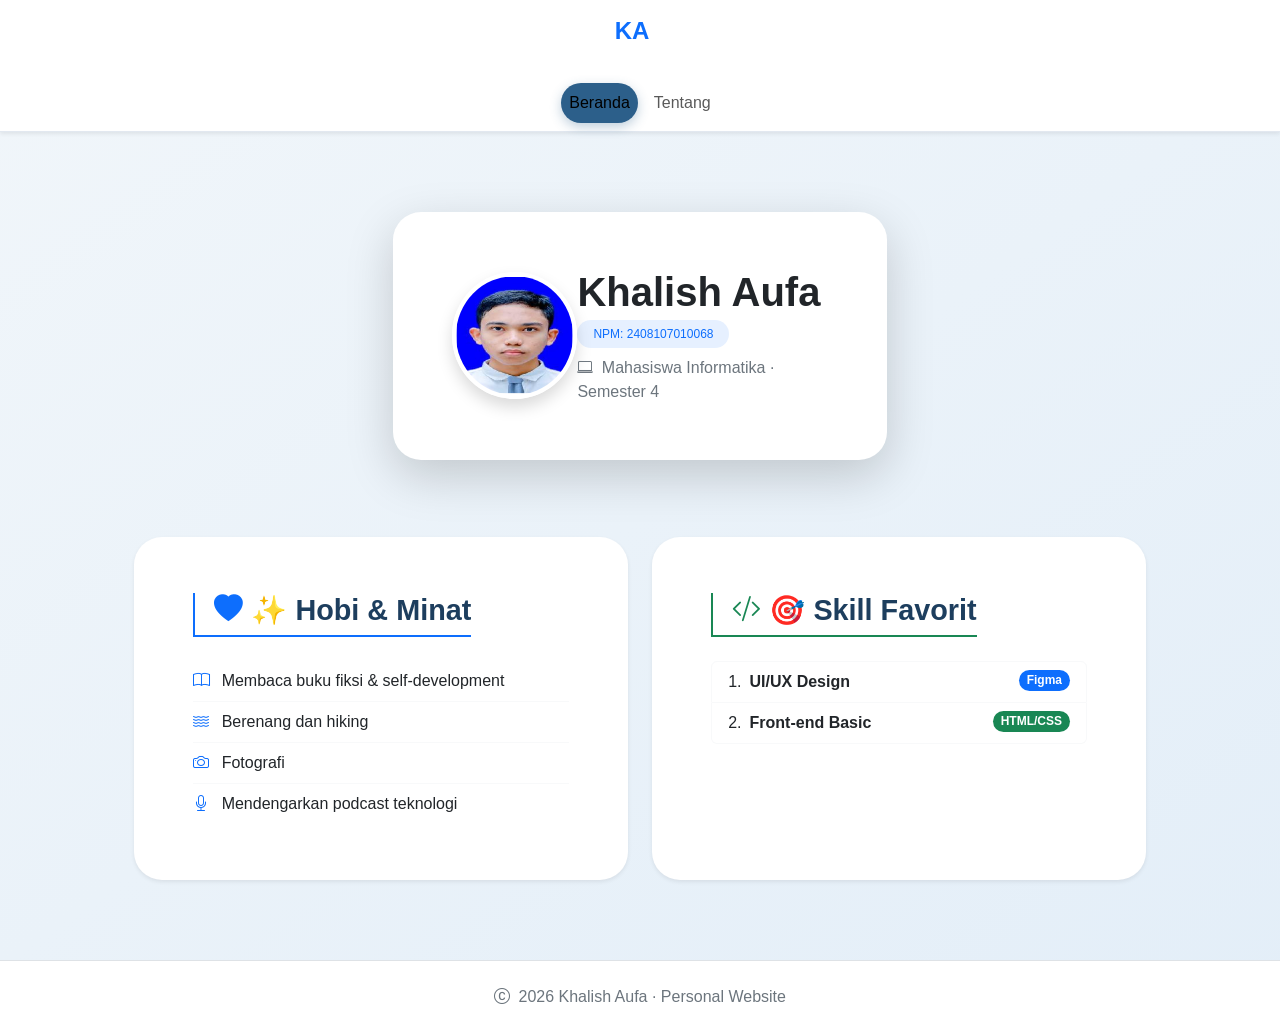
<file: index.html>
<!DOCTYPE html>
<html lang="id">
<head>
    <meta charset="UTF-8">
    <meta name="viewport" content="width=device-width, initial-scale=1.0">
    <title>Khalish Aufa · Beranda</title>
    <!-- Bootstrap CSS -->
    <link href="https://cdn.jsdelivr.net/npm/bootstrap@5.3.0-alpha3/dist/css/bootstrap.min.css" rel="stylesheet">
    <!-- Bootstrap Icons -->
    <link rel="stylesheet" href="https://cdn.jsdelivr.net/npm/bootstrap-icons@1.11.3/font/bootstrap-icons.min.css">
    <!-- Custom CSS -->
    <link rel="stylesheet" href="style.css">
</head>
<body class="bg-light">

    <!-- Navigasi Bootstrap -->
    <nav class="navbar navbar-expand-lg bg-white shadow-sm sticky-top">
        <div class="container">
            <a class="navbar-brand fw-bold fs-4" href="index.html">
                <span class="text-primary">KA</span>
            </a>
            <button class="navbar-toggler" type="button" data-bs-toggle="collapse" data-bs-target="#navbarNav" 
                    aria-controls="navbarNav" aria-expanded="false" aria-label="Toggle navigation">
                <span class="navbar-toggler-icon"></span>
            </button>
            <div class="collapse navbar-collapse" id="navbarNav">
                <ul class="navbar-nav ms-auto">
                    <li class="nav-item">
                        <a class="nav-link active fw-medium" aria-current="page" href="index.html">Beranda</a>
                    </li>
                    <li class="nav-item">
                        <a class="nav-link" href="about.html">Tentang</a>
                    </li>
                </ul>
            </div>
        </div>
    </nav>

    <!-- Konten Utama -->
    <main class="py-5">
        <div class="container">
            <!-- Profile Section dengan Grid Bootstrap -->
            <div class="row justify-content-center mb-5">
                <div class="col-md-8 col-lg-6">
                    <div class="card border-0 shadow-lg overflow-hidden">
                        <div class="row g-0 align-items-center p-4">
                            <!-- Foto -->
                            <div class="col-sm-4 text-center text-sm-start mb-3 mb-sm-0">
                                <div class="profile-img-wrapper mx-auto mx-sm-0">
                                    <img src="fotosaya.png" alt="Foto Khalish" class="img-fluid rounded-circle border border-4 border-white shadow">
                                </div>
                            </div>
                            <!-- Info -->
                            <div class="col-sm-8 text-center text-sm-start">
                                <h1 class="display-6 fw-bold mb-1">Khalish Aufa</h1>
                                <div class="mb-2">
                                    <span class="badge bg-primary bg-opacity-10 text-primary px-3 py-2 rounded-pill fw-medium">NPM: 2408107010068</span>
                                </div>
                                <p class="text-secondary mb-0">
                                    <i class="bi bi-laptop me-1"></i> Mahasiswa Informatika · Semester 4
                                </p>
                            </div>
                        </div>
                    </div>
                </div>
            </div>

            <!-- Dua Card List Data: Grid System Bootstrap -->
            <div class="row g-4">
                <!-- Hobi & Minat -->
                <div class="col-md-6">
                    <div class="card h-100 border-0 shadow-sm hover-shadow transition">
                        <div class="card-body p-4">
                            <h2 class="card-title h4 mb-4 pb-2 border-bottom border-primary border-2 d-inline-block">
                                <i class="bi bi-heart-fill text-primary me-2"></i>✨ Hobi & Minat
                            </h2>
                            <ul class="list-group list-group-flush">
                                <li class="list-group-item ps-0 bg-transparent border-light">
                                    <i class="bi bi-book me-2 text-primary"></i> Membaca buku fiksi & self-development
                                </li>
                                <li class="list-group-item ps-0 bg-transparent border-light">
                                    <i class="bi bi-water me-2 text-primary"></i> Berenang dan hiking
                                </li>
                                <li class="list-group-item ps-0 bg-transparent border-light">
                                    <i class="bi bi-camera me-2 text-primary"></i> Fotografi
                                </li>
                                <li class="list-group-item ps-0 bg-transparent border-light">
                                    <i class="bi bi-mic me-2 text-primary"></i> Mendengarkan podcast teknologi
                                </li>
                            </ul>
                        </div>
                    </div>
                </div>

                <!-- Skill Favorit -->
                <div class="col-md-6">
                    <div class="card h-100 border-0 shadow-sm hover-shadow transition">
                        <div class="card-body p-4">
                            <h2 class="card-title h4 mb-4 pb-2 border-bottom border-success border-2 d-inline-block">
                                <i class="bi bi-code-slash text-success me-2"></i>🎯 Skill Favorit
                            </h2>
                            <ol class="list-group list-group-numbered">
                                <li class="list-group-item d-flex justify-content-between align-items-start bg-transparent border-light">
                                    <div class="ms-2 me-auto">
                                        <div class="fw-bold">UI/UX Design</div>
                                    </div>
                                    <span class="badge bg-primary rounded-pill">Figma</span>
                                </li>
                                <li class="list-group-item d-flex justify-content-between align-items-start bg-transparent border-light">
                                    <div class="ms-2 me-auto">
                                        <div class="fw-bold">Front-end Basic</div>
                                    </div>
                                    <span class="badge bg-success rounded-pill">HTML/CSS</span>
                                </li>
                            </ol>
                        </div>
                    </div>
                </div>
            </div>
        </div>
    </main>

    <!-- Footer Bootstrap -->
    <footer class="bg-white text-center py-4 mt-auto border-top">
        <div class="container">
            <p class="text-secondary mb-0">
                <i class="bi bi-c-circle me-1"></i> 2026 Khalish Aufa · Personal Website
            </p>
        </div>
    </footer>

    <!-- Bootstrap JS Bundle -->
    <script src="https://cdn.jsdelivr.net/npm/bootstrap@5.3.0-alpha3/dist/js/bootstrap.bundle.min.js"></script>
</body>
</html>
</file>
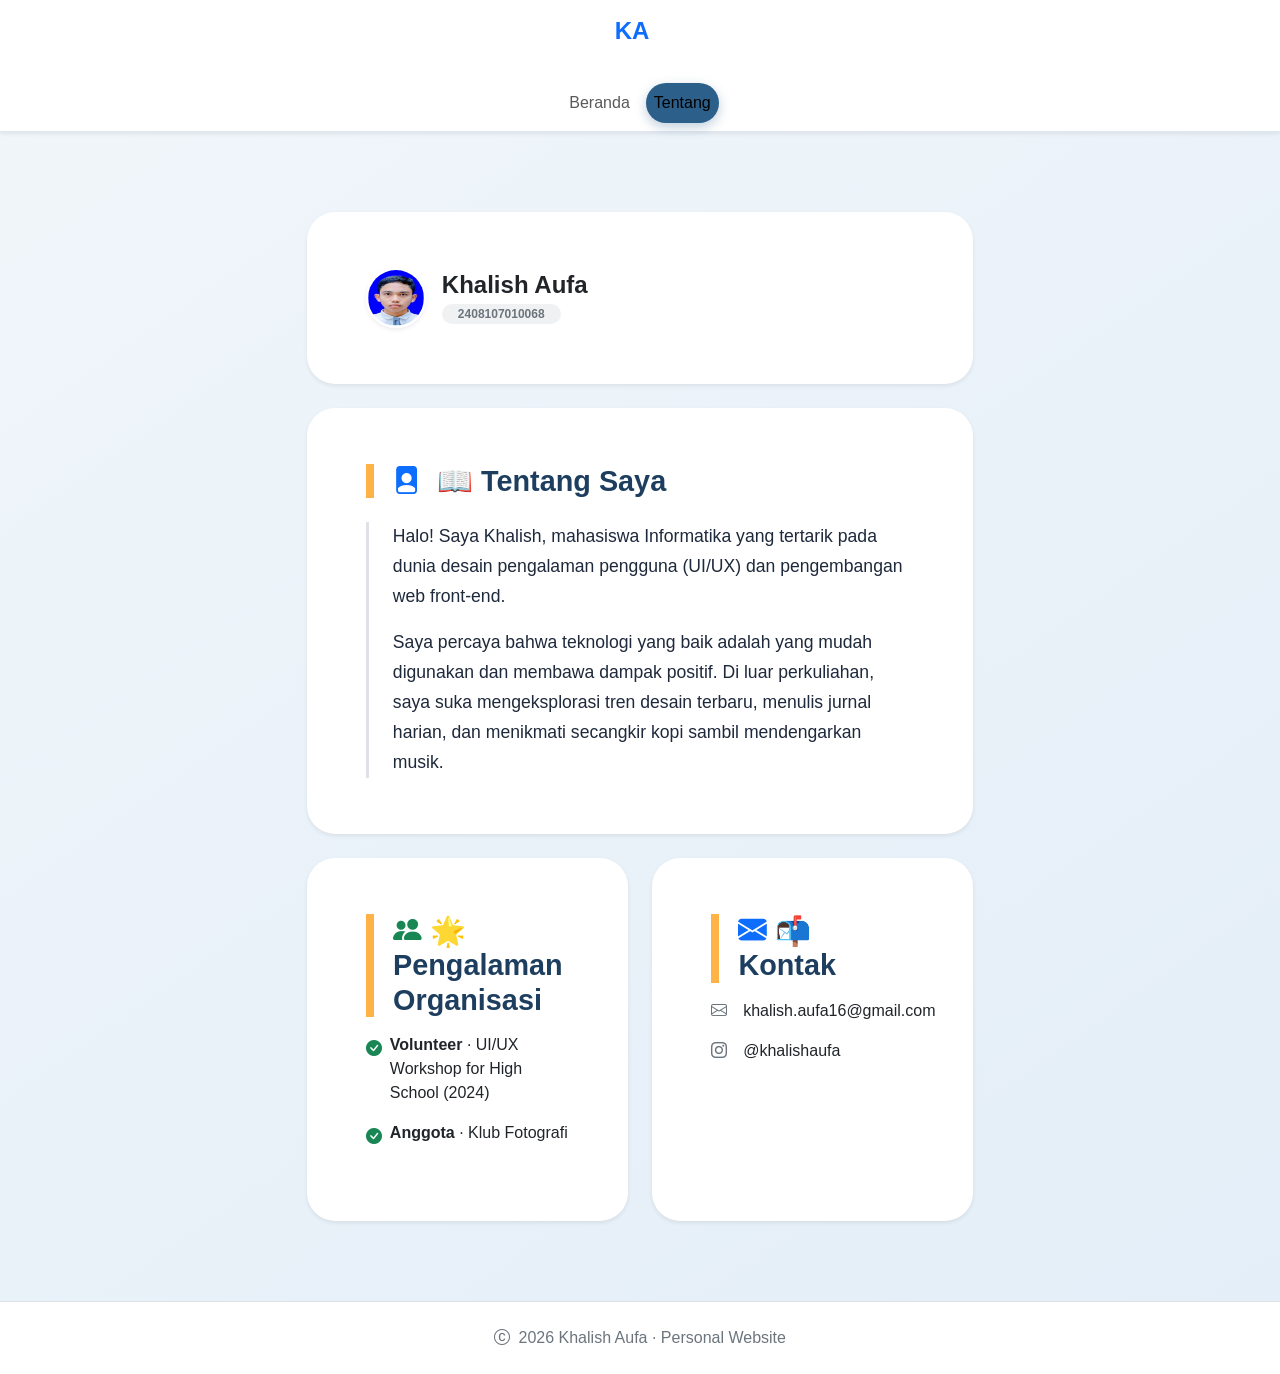
<file: about.html>
<!DOCTYPE html>
<html lang="id">
<head>
    <meta charset="UTF-8">
    <meta name="viewport" content="width=device-width, initial-scale=1.0">
    <title>Khalish Aufa · Tentang</title>
    <!-- Bootstrap CSS -->
    <link href="https://cdn.jsdelivr.net/npm/bootstrap@5.3.0-alpha3/dist/css/bootstrap.min.css" rel="stylesheet">
    <!-- Bootstrap Icons -->
    <link rel="stylesheet" href="https://cdn.jsdelivr.net/npm/bootstrap-icons@1.11.3/font/bootstrap-icons.min.css">
    <!-- Custom CSS -->
    <link rel="stylesheet" href="style.css">
</head>
<body class="bg-light">

    <!-- Navigasi Bootstrap (sama dengan index) -->
    <nav class="navbar navbar-expand-lg bg-white shadow-sm sticky-top">
        <div class="container">
            <a class="navbar-brand fw-bold fs-4" href="index.html">
                <span class="text-primary">KA</span>
            </a>
            <button class="navbar-toggler" type="button" data-bs-toggle="collapse" data-bs-target="#navbarNav" 
                    aria-controls="navbarNav" aria-expanded="false" aria-label="Toggle navigation">
                <span class="navbar-toggler-icon"></span>
            </button>
            <div class="collapse navbar-collapse" id="navbarNav">
                <ul class="navbar-nav ms-auto">
                    <li class="nav-item">
                        <a class="nav-link" href="index.html">Beranda</a>
                    </li>
                    <li class="nav-item">
                        <a class="nav-link active fw-medium" href="about.html">Tentang</a>
                    </li>
                </ul>
            </div>
        </div>
    </nav>

    <!-- Konten Utama -->
    <main class="py-5">
        <div class="container">
            <div class="row justify-content-center">
                <div class="col-lg-8">
                    
                    <!-- Profile Card Mini -->
                    <div class="card border-0 shadow-sm mb-4 overflow-hidden">
                        <div class="card-body d-flex align-items-center p-4">
                            <img src="fotosaya.png" alt="foto profile kecil" class="rounded-circle me-3 border border-2 border-white shadow-sm" style="width: 60px; height: 60px; object-fit: cover;">
                            <div>
                                <h2 class="h4 mb-0 fw-bold">Khalish Aufa</h2>
                                <span class="badge bg-secondary bg-opacity-10 text-secondary mt-1 px-3 py-1 rounded-pill">2408107010068</span>
                            </div>
                        </div>
                    </div>

                    <!-- Tentang Saya -->
                    <div class="card border-0 shadow-sm mb-4">
                        <div class="card-body p-4">
                            <h2 class="card-title h4 mb-4 d-flex align-items-center">
                                <i class="bi bi-file-person-fill text-primary me-3 fs-3"></i> 
                                📖 Tentang Saya
                            </h2>
                            <div class="ps-4 border-start border-3 border-primary-light" style="--bs-border-opacity: .3;">
                                <p class="about-paragraph mb-3">
                                    Halo! Saya Khalish, mahasiswa Informatika yang tertarik pada dunia desain pengalaman pengguna (UI/UX) dan pengembangan web front-end.
                                </p>
                                <p class="about-paragraph mb-0">
                                    Saya percaya bahwa teknologi yang baik adalah yang mudah digunakan dan membawa dampak positif. Di luar perkuliahan, saya suka mengeksplorasi tren desain terbaru, menulis jurnal harian, dan menikmati secangkir kopi sambil mendengarkan musik.
                                </p>
                            </div>
                        </div>
                    </div>

                    <!-- Pengalaman Organisasi & Kontak dalam Row -->
                    <div class="row g-4">
                        <!-- Pengalaman Organisasi -->
                        <div class="col-md-6">
                            <div class="card border-0 shadow-sm h-100">
                                <div class="card-body p-4">
                                    <h2 class="card-title h5 mb-3">
                                        <i class="bi bi-people-fill text-success me-2"></i>🌟 Pengalaman Organisasi
                                    </h2>
                                    <ul class="list-unstyled">
                                        <li class="mb-3 d-flex">
                                            <i class="bi bi-check-circle-fill text-success me-2 mt-1"></i>
                                            <span><strong>Volunteer</strong> · UI/UX Workshop for High School (2024)</span>
                                        </li>
                                        <li class="d-flex">
                                            <i class="bi bi-check-circle-fill text-success me-2 mt-1"></i>
                                            <span><strong>Anggota</strong> · Klub Fotografi</span>
                                        </li>
                                    </ul>
                                </div>
                            </div>
                        </div>

                        <!-- Kontak -->
                        <div class="col-md-6">
                            <div class="card border-0 shadow-sm h-100">
                                <div class="card-body p-4">
                                    <h2 class="card-title h5 mb-3">
                                        <i class="bi bi-envelope-fill text-primary me-2"></i>📬 Kontak
                                    </h2>
                                    <ul class="list-unstyled">
                                        <li class="mb-3 d-flex align-items-center">
                                            <i class="bi bi-envelope me-3 text-secondary"></i>
                                            <a href="mailto:khalish.aufa16@gmail.com" class="text-decoration-none text-dark">khalish.aufa16@gmail.com</a>
                                        </li>
                                        <li class="d-flex align-items-center">
                                            <i class="bi bi-instagram me-3 text-secondary"></i>
                                            <span>@khalishaufa</span>
                                        </li>
                                    </ul>
                                </div>
                            </div>
                        </div>
                    </div>

                </div>
            </div>
        </div>
    </main>

    <!-- Footer Bootstrap -->
    <footer class="bg-white text-center py-4 mt-auto border-top">
        <div class="container">
            <p class="text-secondary mb-0">
                <i class="bi bi-c-circle me-1"></i> 2026 Khalish Aufa · Personal Website
            </p>
        </div>
    </footer>

    <!-- Bootstrap JS Bundle -->
    <script src="https://cdn.jsdelivr.net/npm/bootstrap@5.3.0-alpha3/dist/js/bootstrap.bundle.min.js"></script>
</body>
</html>
</file>
<file: style.css>
/* ===== RESET & VARIABLES ===== */
* {
    margin: 0;
    padding: 0;
    box-sizing: border-box;
}

:root {
    --primary: #2c5f8a;
    --primary-dark: #1d3e5e;
    --secondary: #5f9ea0;
    --accent: #ffb347;
    --light: #f8fafc;
    --dark: #1e293b;
    --gray: #64748b;
    --border: #e2e8f0;
    --card-bg: #ffffff;
    --shadow: 0 20px 30px -15px rgba(0, 30, 60, 0.15);
    --shadow-hover: 0 25px 35px -18px rgba(0, 45, 80, 0.25);
    --font-main: 'Inter', -apple-system, BlinkMacSystemFont, 'Segoe UI', Roboto, sans-serif;
}

body {
    font-family: var(--font-main);
    background: linear-gradient(145deg, #f1f6fa 0%, #e3eef8 100%);
    color: var(--dark);
    min-height: 100vh;
    display: flex;
    flex-direction: column;
    line-height: 1.5;
}

/* ===== NAVIGATION ===== */
nav {
    background: rgba(255, 255, 255, 0.8);
    backdrop-filter: blur(10px);
    -webkit-backdrop-filter: blur(10px);
    border-bottom: 1px solid var(--border);
    position: sticky;
    top: 0;
    z-index: 10;
}

.nav-container {
    max-width: 1100px;
    margin: 0 auto;
    padding: 1rem 2rem;
    display: flex;
    justify-content: space-between;
    align-items: center;
}

.logo {
    font-size: 1.8rem;
    font-weight: 700;
    color: var(--primary);
    text-decoration: none;
    background: white;
    width: 50px;
    height: 50px;
    display: flex;
    align-items: center;
    justify-content: center;
    border-radius: 12px;
    box-shadow: 0 4px 8px rgba(0,0,0,0.05);
    transition: 0.2s;
}

.logo:hover {
    background: var(--primary);
    color: white;
    transform: scale(1.05);
}

nav ul {
    display: flex;
    gap: 0.5rem;
    list-style: none;
}

nav a {
    text-decoration: none;
    color: var(--gray);
    font-weight: 600;
    padding: 0.6rem 1.5rem;
    border-radius: 50px;
    transition: 0.2s;
    font-size: 1rem;
}

nav a:hover {
    color: var(--primary);
    background: rgba(44, 95, 138, 0.08);
}

nav a.active {
    background: var(--primary);
    color: white;
    box-shadow: 0 4px 12px rgba(44, 95, 138, 0.3);
}

/* ===== MAIN CONTAINER ===== */
main {
    flex: 1;
    max-width: 1100px;
    margin: 2rem auto;
    padding: 0 2rem;
    width: 100%;
}

.container {
    display: flex;
    flex-direction: column;
    gap: 1.8rem;
}

/* ===== PROFILE CARD ===== */
.profile-card {
    background: var(--card-bg);
    border-radius: 32px;
    padding: 2.5rem 2.5rem;
    display: flex;
    align-items: center;
    gap: 2.5rem;
    box-shadow: var(--shadow);
    border: 1px solid rgba(255,255,255,0.6);
    transition: 0.2s;
}

.profile-card:hover {
    box-shadow: var(--shadow-hover);
}

.profile-img-wrapper {
    flex-shrink: 0;
}

.profile-img {
    width: 160px;
    height: 160px;
    border-radius: 50%;
    object-fit: cover;
    border: 4px solid white;
    box-shadow: 0 12px 25px -8px var(--primary);
    background: white;
}

.profile-info h1 {
    font-size: 2.5rem;
    font-weight: 700;
    color: var(--primary-dark);
    letter-spacing: -0.5px;
    margin-bottom: 0.3rem;
}

.npm-badge {
    background: var(--primary);
    color: white;
    padding: 0.5rem 1.5rem;
    border-radius: 50px;
    font-weight: 600;
    display: inline-block;
    font-size: 1.2rem;
    box-shadow: 0 6px 0 #1e3f5c;
    margin: 0.8rem 0 0.5rem;
}

.npm-badge.small {
    font-size: 1rem;
    padding: 0.3rem 1.2rem;
    box-shadow: 0 3px 0 #1e3f5c;
}

.bio {
    font-size: 1.1rem;
    color: var(--gray);
    margin-top: 0.5rem;
}

/* mini profile di about */
.profile-card.mini {
    padding: 1.5rem 2rem;
    gap: 1.5rem;
}

.profile-img-small {
    width: 80px;
    height: 80px;
    border-radius: 50%;
    border: 3px solid white;
    box-shadow: 0 8px 18px -5px var(--primary);
}

/* ===== CARDS ===== */
.card {
    background: var(--card-bg);
    border-radius: 28px;
    padding: 2rem 2.2rem;
    box-shadow: var(--shadow);
    border: 1px solid rgba(255,255,255,0.5);
    transition: 0.2s;
}

.card:hover {
    box-shadow: var(--shadow-hover);
}

.card-title {
    font-size: 1.8rem;
    font-weight: 600;
    color: var(--primary-dark);
    margin-bottom: 1.5rem;
    border-left: 8px solid var(--accent);
    padding-left: 1.2rem;
}

/* ===== CUSTOM LIST ===== */
.custom-list {
    list-style: none;
    display: flex;
    flex-direction: column;
    gap: 0.8rem;
}

.custom-list li {
    background: #f8fcff;
    padding: 0.9rem 1.5rem;
    border-radius: 50px;
    font-size: 1.1rem;
    border: 1px solid var(--border);
    transition: 0.15s;
    display: flex;
    align-items: center;
}

.custom-list li::before {
    content: "▹";
    color: var(--accent);
    font-weight: bold;
    margin-right: 1rem;
    font-size: 1.3rem;
}

.custom-list.ordered {
    counter-reset: item;
}

.custom-list.ordered li {
    counter-increment: item;
}

.custom-list.ordered li::before {
    content: counter(item) ".";
    color: var(--primary);
    font-weight: 600;
    margin-right: 1rem;
}

/* about paragraph */
.about-paragraph {
    font-size: 1.1rem;
    margin-bottom: 1.2rem;
    color: var(--dark);
    line-height: 1.7;
}

/* ===== FOOTER ===== */
footer {
    text-align: center;
    padding: 1.5rem;
    background: rgba(255,255,255,0.7);
    backdrop-filter: blur(5px);
    border-top: 1px solid var(--border);
    color: var(--gray);
    font-weight: 500;
    margin-top: 1rem;
}

/* ===== RESPONSIVE ===== */
@media (max-width: 700px) {
    .profile-card {
        flex-direction: column;
        text-align: center;
        padding: 1.8rem;
    }
    
    .profile-card.mini {
        flex-direction: row;
        text-align: left;
    }
    
    .nav-container {
        flex-direction: column;
        gap: 1rem;
    }
    
    .card-title {
        font-size: 1.6rem;
    }
    
    .profile-info h1 {
        font-size: 2rem;
    }
}

@media (max-width: 480px) {
    main {
        padding: 0 1rem;
    }
    
    nav ul {
        flex-wrap: wrap;
        justify-content: center;
    }
    
    .custom-list li {
        padding: 0.7rem 1rem;
        font-size: 1rem;
    }
}
</file>
